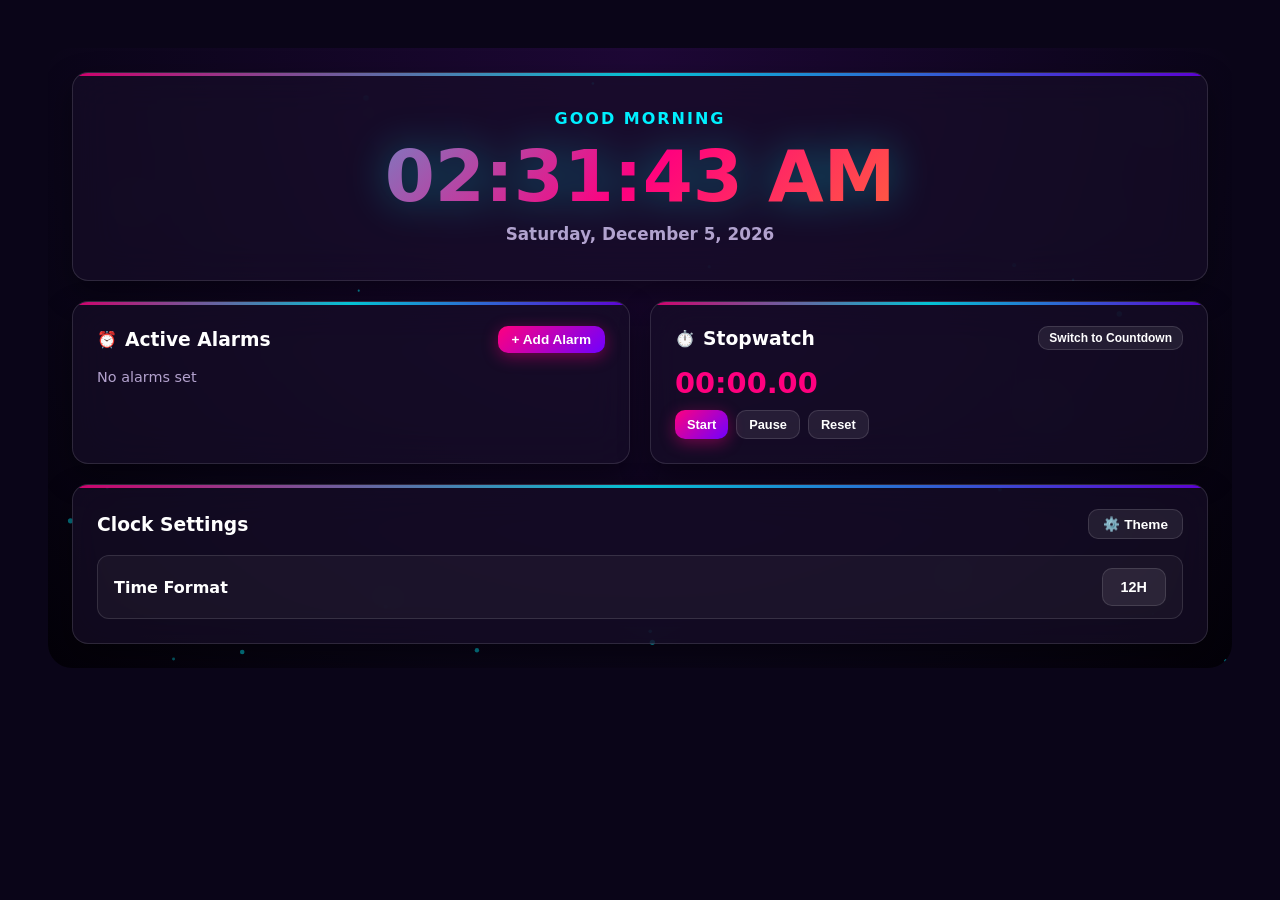
<file: chronodesk-component/index.html>
<!DOCTYPE html>
<html lang="en">
<head>
  <meta charset="UTF-8">
  <meta name="viewport" content="width=device-width, initial-scale=1.0">
  <title>ChronoDesk Component</title>

  <link rel="stylesheet" href="css/chronodesk-theme.css">
  <link rel="stylesheet" href="css/chronodesk-component.css">

  <style>
    /* DIRECT OVERRIDES TO PREVENT INTERCEPTION */
    canvas, .cd-canvas {
      pointer-events: none !important;
    }

    .cd-standalone-modal {
      position: fixed !important;
      top: 0 !important;
      left: 0 !important;
      width: 100vw !important;
      height: 100vh !important;
      background: rgba(0, 0, 0, 0.8) !important;
      display: flex !important;
      align-items: center !important;
      justify-content: center !important;
      z-index: 9999999 !important;
      pointer-events: auto !important;
    }

    .cd-standalone-modal.cd-hidden {
      display: none !important;
      pointer-events: none !important;
    }

    .cd-standalone-box {
      background: #130a24;
      padding: 24px;
      border-radius: 12px;
      width: 340px;
      border: 1px solid rgba(255, 255, 255, 0.2);
      box-shadow: 0 10px 30px rgba(0, 0, 0, 0.9);
      position: relative !important;
      z-index: 10000000 !important;
      pointer-events: auto !important;
    }

    .cd-save-btn {
      width: 100%;
      padding: 12px;
      background: linear-gradient(135deg, #e100ff, #7f00ff);
      color: #fff;
      border: none;
      border-radius: 8px;
      font-weight: bold;
      font-size: 1rem;
      cursor: pointer !important;
      position: relative !important;
      z-index: 10000001 !important;
      pointer-events: auto !important;
      user-select: none;
    }

    .cd-save-btn:active {
      transform: scale(0.98);
      opacity: 0.9;
    }

    /* MULTI-ALARM LIST STYLING */
    .cd-alarm-list-container {
      max-height: 140px;
      overflow-y: auto;
      margin-top: 10px;
      display: flex;
      flex-direction: column;
      gap: 6px;
    }

    .cd-alarm-item {
      display: flex;
      justify-content: space-between;
      align-items: center;
      background: rgba(255, 255, 255, 0.08);
      padding: 8px 12px;
      border-radius: 8px;
      font-size: 0.9rem;
      border: 1px solid rgba(255, 255, 255, 0.1);
    }

    .cd-delete-btn {
      background: rgba(255, 0, 80, 0.2);
      color: #ff4d6d;
      border: 1px solid rgba(255, 0, 80, 0.4);
      padding: 2px 8px;
      border-radius: 4px;
      cursor: pointer;
      font-size: 0.85rem;
      transition: background 0.2s;
    }

    .cd-delete-btn:hover {
      background: rgba(255, 0, 80, 0.5);
      color: #fff;
    }

    /* INPUT CONTROLS */
    .cd-num-input {
      width: 35%;
      padding: 10px;
      border-radius: 8px;
      background: rgba(255,255,255,0.12);
      color: #fff;
      border: 1px solid rgba(255,255,255,0.2);
      text-align: center;
      outline: none;
    }
  </style>
</head>
<body style="background: #0a0518; padding: 40px; font-family: sans-serif; color: #fff;">

  <div class="cd-widget-wrapper" id="chronodesk-container">
    <canvas class="cd-canvas"></canvas>

    <div class="cd-dashboard-grid">
      <!-- CLOCK CARD -->
      <section class="cd-card cd-clock-card">
        <div class="cd-greeting" id="cd-greeting">Good Afternoon</div>
        <div class="cd-clock-display" id="cd-clock">00:00:00</div>
        <div class="cd-date-display" id="cd-date-display">Loading date...</div>
      </section>

      <!-- ACTIVE ALARMS CARD -->
      <section class="cd-card">
        <div class="cd-card-header cd-space-between">
          <div style="display: flex; align-items: center; gap: 8px;">
            <span>⏰</span>
            <h3>Active Alarms</h3>
          </div>
          <button type="button" id="cd-add-alarm-btn" class="cd-btn cd-btn-primary" style="padding: 6px 14px; font-size: 0.85rem; cursor: pointer;">+ Add Alarm</button>
        </div>
        <div>
          <div id="cd-alarm-list" class="cd-alarm-list-container">
            <p class="cd-subtitle" id="cd-no-alarms-msg">No alarms set</p>
          </div>
        </div>
      </section>

      <!-- STOPWATCH & COUNTDOWN TIMER CARD -->
      <section class="cd-card">
        <div class="cd-card-header cd-space-between">
          <div style="display: flex; align-items: center; gap: 8px;">
            <span>⏱️</span>
            <h3 id="cd-timer-heading">Stopwatch</h3>
          </div>
          <button type="button" id="cd-timer-mode-btn" class="cd-btn cd-btn-secondary" style="padding: 4px 10px; font-size: 0.75rem; cursor: pointer;">Switch to Countdown</button>
        </div>
        <div>
          <p class="cd-next-alarm-status" id="cd-stopwatch-display" style="font-size: 1.8rem; font-variant-numeric: tabular-nums;">00:00.00</p>
          
          <!-- Countdown Time Inputs -->
          <div id="cd-countdown-inputs" style="display: none; gap: 8px; align-items: center; margin-top: 8px;">
            <input type="text" id="cd-cd-min" placeholder="MM" maxlength="2" value="05" class="cd-num-input" style="width: 45%; padding: 6px;" />
            <span style="font-weight: bold; color: #fff;">:</span>
            <input type="text" id="cd-cd-sec" placeholder="SS" maxlength="2" value="00" class="cd-num-input" style="width: 45%; padding: 6px;" />
            <button type="button" id="cd-set-cd-btn" class="cd-btn cd-btn-primary" style="padding: 6px 10px; font-size: 0.8rem; cursor: pointer;">Set</button>
          </div>

          <div style="display: flex; gap: 8px; margin-top: 10px;">
            <button type="button" id="cd-sw-start" class="cd-btn cd-btn-primary" style="padding: 6px 12px; font-size: 0.8rem; cursor: pointer;">Start</button>
            <button type="button" id="cd-sw-pause" class="cd-btn cd-btn-secondary" style="padding: 6px 12px; font-size: 0.8rem; cursor: pointer;">Pause</button>
            <button type="button" id="cd-sw-reset" class="cd-btn cd-btn-secondary" style="padding: 6px 12px; font-size: 0.8rem; cursor: pointer;">Reset</button>
          </div>
        </div>
      </section>

      <!-- CLOCK SETTINGS CARD -->
      <section class="cd-card" style="grid-column: span 2;">
        <div class="cd-card-header cd-space-between">
          <h3>Clock Settings</h3>
          <button type="button" id="cd-open-settings-btn" class="cd-btn cd-btn-secondary" style="padding: 6px 14px; font-size: 0.85rem; cursor: pointer;">⚙️ Theme</button>
        </div>
        <div class="cd-control-item">
          <span>Time Format</span>
          <button type="button" id="cd-format-toggle" class="cd-btn cd-btn-secondary" style="cursor: pointer;">12H</button>
        </div>
      </section>
    </div>
  </div>

  <!-- ALARM MODAL -->
<div id="cd-alarm-modal" class="cd-standalone-modal cd-hidden">
  <div class="cd-standalone-box">
    <div style="margin-bottom: 20px; display: flex; justify-content: space-between; align-items: center;">
      <h2 style="font-size: 1.25rem; color: #fff; margin: 0;">⏰ Set New Alarm</h2>
      <button type="button" id="cd-close-alarm-modal" style="background: transparent; border: none; color: #fff; font-size: 1.5rem; cursor: pointer;">&times;</button>
    </div>
    
    <div style="margin-bottom: 20px;">
      <label style="display: block; margin-bottom: 8px; font-weight: 700; font-size: 0.9rem; color: #fff;">Select Time</label>
      <div style="display: flex; gap: 8px; align-items: center;">
        <input type="text" id="cd-custom-alarm-hr" placeholder="09" maxlength="2" value="09" class="cd-num-input" />
        <span style="font-weight: bold; color: #fff;">:</span>
        <input type="text" id="cd-custom-alarm-min" placeholder="25" maxlength="2" value="25" class="cd-num-input" />
        <select id="cd-custom-alarm-ampm" style="width: 30%; padding: 10px; border-radius: 8px; background: rgba(255,255,255,0.12); color: #fff; border: 1px solid rgba(255,255,255,0.2); outline: none;">
          <option value="AM" style="background: #130a24;">AM</option>
          <option value="PM" selected style="background: #130a24;">PM</option>
        </select>
      </div>
    </div>

    <button type="button" id="cd-save-alarm-btn" class="cd-save-btn">Save Alarm</button>
  </div>
</div>
  <!-- THEME SETTINGS MODAL -->
  <div id="cd-settings-modal" class="cd-standalone-modal cd-hidden">
    <div class="cd-standalone-box">
      <div style="margin-bottom: 20px; display: flex; justify-content: space-between; align-items: center;">
        <h2 style="font-size: 1.25rem; color: #fff; margin: 0;">⚙️ Theme Settings</h2>
        <button type="button" id="cd-close-settings-modal" style="background: transparent; border: none; color: #fff; font-size: 1.5rem; cursor: pointer;">&times;</button>
      </div>
      
      <div style="margin-bottom: 20px;">
        <label style="display: block; margin-bottom: 8px; font-weight: 700; font-size: 0.9rem; color: #fff;">Theme Accent</label>
        <select id="cd-theme-select" style="width: 100%; padding: 10px; border-radius: 8px; background: rgba(255,255,255,0.12); color: #fff; border: 1px solid rgba(255,255,255,0.2); outline: none;">
          <option value="dark-neon" style="background: #130a24;">Dark Neon</option>
          <option value="cyber-amber" style="background: #130a24;">Cyber Amber</option>
          <option value="emerald-matrix" style="background: #130a24;">Emerald Matrix</option>
        </select>
      </div>

      <button type="button" id="cd-save-theme-btn" class="cd-save-btn">Apply Theme</button>
    </div>
  </div>

  <script type="module">
    import { ChronoDesk } from './js/chronodesk.js?v=12000';

    // Initialize ChronoDesk Instance
    window.chronoDeskApp = new ChronoDesk({
      target: '#chronodesk-container',
      theme: 'dark-neon',
      timeFormat: 12
    });

    // RENDER ACTIVE ALARM LIST
    function renderAlarmList() {
      const listEl = document.getElementById('cd-alarm-list');
      if (!listEl || !window.chronoDeskApp?.alarmEngine) return;

      const alarms = window.chronoDeskApp.alarmEngine.getAlarmsList(window.chronoDeskApp.timeFormat || 12);

      if (alarms.length === 0) {
        listEl.innerHTML = '<p class="cd-subtitle" id="cd-no-alarms-msg">No alarms set</p>';
        return;
      }

      listEl.innerHTML = alarms.map((alarm, index) => `
        <div class="cd-alarm-item">
          <span>🔔 ${alarm.formatted}</span>
          <button type="button" class="cd-delete-btn" data-index="${index}">🗑 Delete</button>
        </div>
      `).join('');
    }

    // INITIAL RENDER
    renderAlarmList();

    // TIMER STATE MANAGEMENT
    let timerMode = 'stopwatch'; // 'stopwatch' | 'countdown'
    let timerInterval = null;
    let totalMs = 0;

    function renderTimerDisplay() {
      const displayEl = document.getElementById('cd-stopwatch-display');
      if (!displayEl) return;
      const mins = Math.floor(totalMs / 60000);
      const secs = Math.floor((totalMs % 60000) / 1000);
      const ms = Math.floor((totalMs % 1000) / 10);
      displayEl.textContent = `${String(mins).padStart(2, '0')}:${String(secs).padStart(2, '0')}.${String(ms).padStart(2, '0')}`;
    }

    // GLOBAL EVENT DELEGATION
    document.addEventListener('click', (e) => {
      // 1. Open Add Alarm Modal
      if (e.target.closest('#cd-add-alarm-btn')) {
        e.preventDefault();
        document.getElementById('cd-alarm-modal')?.classList.remove('cd-hidden');
      }

      // 2. Close Add Alarm Modal
      if (e.target.closest('#cd-close-alarm-modal')) {
        e.preventDefault();
        document.getElementById('cd-alarm-modal')?.classList.add('cd-hidden');
      }

      

      // 3. Save Alarm Handler with Unique Input IDs
if (e.target.closest('#cd-save-alarm-btn')) {
  e.preventDefault();
  
  const hrEl = document.getElementById('cd-custom-alarm-hr');
  const minEl = document.getElementById('cd-custom-alarm-min');
  const ampmEl = document.getElementById('cd-custom-alarm-ampm');

  // Read values directly from inputs
  const hrVal = hrEl ? hrEl.value.trim() : '';
  const minVal = minEl ? minEl.value.trim() : '';
  const ampmVal = ampmEl ? ampmEl.value : 'PM';

  // Parse integer values
  const hrNum = parseInt(hrVal, 10);
  const minNum = parseInt(minVal, 10);

  // Range validation check
  if (isNaN(hrNum) || isNaN(minNum) || hrNum < 1 || hrNum > 12 || minNum < 0 || minNum > 59) {
    alert('Please enter a valid hour (1 to 12) and minute (0 to 59).');
    return;
  }

  // Format with leading zeros
  const paddedHr = String(hrNum).padStart(2, '0');
  const paddedMin = String(minNum).padStart(2, '0');

  // Add to ChronoDesk engine
  if (window.chronoDeskApp?.alarmEngine) {
    window.chronoDeskApp.alarmEngine.addAlarm12H(paddedHr, paddedMin, ampmVal);
    renderAlarmList();
  }

  // Hide Modal
  document.getElementById('cd-alarm-modal')?.classList.add('cd-hidden');
}
      // 4. Delete Alarm Item
      const deleteBtn = e.target.closest('.cd-delete-btn');
      if (deleteBtn) {
        e.preventDefault();
        const index = parseInt(deleteBtn.getAttribute('data-index'), 10);
        window.chronoDeskApp.alarmEngine.deleteAlarm(index);
        renderAlarmList();
      }

      // 5. Open / Close Theme Settings Modal
      if (e.target.closest('#cd-open-settings-btn')) {
        e.preventDefault();
        document.getElementById('cd-settings-modal')?.classList.remove('cd-hidden');
      }

      if (e.target.closest('#cd-close-settings-modal')) {
        e.preventDefault();
        document.getElementById('cd-settings-modal')?.classList.add('cd-hidden');
      }

      if (e.target.closest('#cd-save-theme-btn')) {
        e.preventDefault();
        const themeSelect = document.getElementById('cd-theme-select');
        if (themeSelect && window.chronoDeskApp) {
          window.chronoDeskApp.theme = themeSelect.value;
          document.getElementById('chronodesk-container')?.setAttribute('data-cd-theme', themeSelect.value);
        }
        document.getElementById('cd-settings-modal')?.classList.add('cd-hidden');
      }

      // 6. Toggle Stopwatch / Countdown Mode
      if (e.target.closest('#cd-timer-mode-btn')) {
        e.preventDefault();
        clearInterval(timerInterval);
        timerInterval = null;
        
        const headingEl = document.getElementById('cd-timer-heading');
        const modeBtn = document.getElementById('cd-timer-mode-btn');
        const inputsEl = document.getElementById('cd-countdown-inputs');

        if (timerMode === 'stopwatch') {
          timerMode = 'countdown';
          if (headingEl) headingEl.textContent = 'Countdown';
          if (modeBtn) modeBtn.textContent = 'Switch to Stopwatch';
          if (inputsEl) inputsEl.style.display = 'flex';
          totalMs = (5 * 60) * 1000; // Default 5 mins
        } else {
          timerMode = 'stopwatch';
          if (headingEl) headingEl.textContent = 'Stopwatch';
          if (modeBtn) modeBtn.textContent = 'Switch to Countdown';
          if (inputsEl) inputsEl.style.display = 'none';
          totalMs = 0;
        }
        renderTimerDisplay();
      }

      // 7. Set Countdown Time
      if (e.target.closest('#cd-set-cd-btn')) {
        e.preventDefault();
        const m = parseInt(document.getElementById('cd-cd-min')?.value, 10) || 0;
        const s = parseInt(document.getElementById('cd-cd-sec')?.value, 10) || 0;
        totalMs = ((m * 60) + s) * 1000;
        renderTimerDisplay();
      }

      // 8. Start Timer / Stopwatch
      if (e.target.closest('#cd-sw-start')) {
        e.preventDefault();
        if (timerInterval) return;

        const step = 10;
        timerInterval = setInterval(() => {
          if (timerMode === 'stopwatch') {
            totalMs += step;
          } else {
            totalMs -= step;
            if (totalMs <= 0) {
              totalMs = 0;
              clearInterval(timerInterval);
              timerInterval = null;
              alert('⏰ Countdown Timer Finished!');
            }
          }
          renderTimerDisplay();
        }, step);
      }

      // 9. Pause Timer / Stopwatch
      if (e.target.closest('#cd-sw-pause')) {
        e.preventDefault();
        clearInterval(timerInterval);
        timerInterval = null;
      }

      // 10. Reset Timer / Stopwatch
      if (e.target.closest('#cd-sw-reset')) {
        e.preventDefault();
        clearInterval(timerInterval);
        timerInterval = null;
        totalMs = timerMode === 'countdown' ? 300000 : 0;
        renderTimerDisplay();
      }
    });
  </script>
</body>
</html>
</file>
<file: chronodesk-component/css/chronodesk-theme.css>
:root {
  --cd-font-main: 'Plus Jakarta Sans', system-ui, -apple-system, sans-serif;
  --cd-bg-gradient: radial-gradient(circle at 50% 0%, #1e0836 0%, #0a0518 70%, #030108 100%);
  --cd-card-bg: rgba(23, 15, 41, 0.65);
  --cd-card-border: rgba(255, 255, 255, 0.12);
  --cd-text-primary: #ffffff;
  --cd-text-secondary: #b3a2ce;
  --cd-accent-cyan: #00f0ff;
  --cd-accent-pink: #ff007f;
  --cd-accent-purple: #7000ff;
  --cd-accent-yellow: #ffb700;
  --cd-clock-gradient: linear-gradient(135deg, #00f0ff 0%, #ff007f 50%, #ffb700 100%);
  --cd-clock-glow: rgba(0, 240, 255, 0.35);
  --cd-card-glow-top: linear-gradient(90deg, #ff007f, #00f0ff, #7000ff);
  --cd-btn-primary-bg: linear-gradient(135deg, #ff007f 0%, #7000ff 100%);
  --cd-btn-primary-glow: rgba(255, 0, 127, 0.4);
}

[data-cd-theme="cyber-amber"] {
  --cd-bg-gradient: radial-gradient(circle at 50% 0%, #3a1a00 0%, #120800 70%, #050200 100%);
  --cd-card-bg: rgba(35, 20, 5, 0.65);
  --cd-clock-gradient: linear-gradient(135deg, #ffb700 0%, #ff5500 50%, #ff0055 100%);
  --cd-clock-glow: rgba(255, 183, 0, 0.4);
  --cd-card-glow-top: linear-gradient(90deg, #ffb700, #ff5500, #ff0055);
  --cd-btn-primary-bg: linear-gradient(135deg, #ffb700 0%, #ff5500 100%);
  --cd-btn-primary-glow: rgba(255, 183, 0, 0.4);
  --cd-accent-cyan: #ffb700;
}

[data-cd-theme="emerald-matrix"] {
  --cd-bg-gradient: radial-gradient(circle at 50% 0%, #003820 0%, #01140b 70%, #000804 100%);
  --cd-card-bg: rgba(6, 32, 19, 0.65);
  --cd-clock-gradient: linear-gradient(135deg, #00ff88 0%, #00f0ff 50%, #00a8ff 100%);
  --cd-clock-glow: rgba(0, 255, 136, 0.4);
  --cd-card-glow-top: linear-gradient(90deg, #00ff88, #00f0ff, #00a8ff);
  --cd-btn-primary-bg: linear-gradient(135deg, #00ff88 0%, #00b359 100%);
  --cd-btn-primary-glow: rgba(0, 255, 136, 0.4);
  --cd-accent-cyan: #00ff88;
}
</file>
<file: chronodesk-component/css/chronodesk-component.css>
.cd-widget-wrapper {
  background: var(--cd-bg-gradient);
  color: var(--cd-text-primary);
  font-family: var(--cd-font-main);
  padding: 24px;
  border-radius: 24px;
  position: relative;
  overflow: hidden;
  box-sizing: border-box;
}

.cd-widget-wrapper * {
  box-sizing: border-box;
  margin: 0;
  padding: 0;
}

.cd-canvas {
  position: absolute;
  top: 0; left: 0;
  width: 100%; height: 100%;
  z-index: 0;
  pointer-events: none;
}

.cd-dashboard-grid {
  position: relative;
  z-index: 1;
  display: grid;
  grid-template-columns: repeat(2, 1fr);
  gap: 20px;
}

.cd-card {
  position: relative;
  background: var(--cd-card-bg);
  border: 1px solid var(--cd-card-border);
  backdrop-filter: blur(20px);
  -webkit-backdrop-filter: blur(20px);
  border-radius: 16px;
  padding: 24px;
  box-shadow: 0 12px 30px rgba(0, 0, 0, 0.4);
  overflow: hidden;
}

.cd-card::before {
  content: '';
  position: absolute;
  top: 0; left: 0; right: 0;
  height: 3px;
  background: var(--cd-card-glow-top);
  opacity: 0.8;
}

.cd-clock-card {
  grid-column: span 2;
  text-align: center;
  padding: 36px 20px;
}

.cd-greeting {
  font-size: 1rem;
  font-weight: 700;
  color: var(--cd-accent-cyan);
  text-transform: uppercase;
  letter-spacing: 2px;
  margin-bottom: 6px;
}

.cd-clock-display {
  font-size: 4.5rem;
  font-weight: 800;
  background: var(--cd-clock-gradient);
  -webkit-background-clip: text;
  background-clip: text;
  -webkit-text-fill-color: transparent;
  filter: drop-shadow(0 0 20px var(--cd-clock-glow));
  margin: 6px 0;
  font-variant-numeric: tabular-nums;
}

.cd-date-display {
  font-size: 1.05rem;
  font-weight: 600;
  color: var(--cd-text-secondary);
}

.cd-card-header {
  display: flex;
  align-items: center;
  gap: 10px;
  margin-bottom: 16px;
}

.cd-card-header.cd-space-between {
  justify-content: space-between;
}

.cd-next-alarm-status {
  font-size: 1.5rem;
  font-weight: 800;
  color: var(--cd-accent-pink);
  margin-bottom: 4px;
}

.cd-subtitle {
  color: var(--cd-text-secondary);
  font-size: 0.9rem;
}

.cd-btn {
  padding: 10px 18px;
  border-radius: 10px;
  border: none;
  font-weight: 700;
  font-size: 0.9rem;
  cursor: pointer;
  transition: transform 0.2s ease, box-shadow 0.2s ease;
}

.cd-btn-primary {
  background: var(--cd-btn-primary-bg);
  color: #ffffff;
  box-shadow: 0 4px 16px var(--cd-btn-primary-glow);
}

.cd-btn-primary:hover {
  transform: translateY(-2px);
}

.cd-btn-secondary {
  background: rgba(255, 255, 255, 0.08);
  color: #ffffff;
  border: 1px solid var(--cd-card-border);
}

.cd-control-item {
  display: flex;
  justify-content: space-between;
  align-items: center;
  padding: 12px 16px;
  background: rgba(255, 255, 255, 0.04);
  border: 1px solid var(--cd-card-border);
  border-radius: 12px;
  font-weight: 600;
}

.cd-modal {
  position: fixed;
  top: 0; left: 0;
  width: 100vw; height: 100vh;
  background: rgba(5, 2, 12, 0.85);
  backdrop-filter: blur(10px);
  -webkit-backdrop-filter: blur(10px);
  display: flex;
  align-items: center;
  justify-content: center;
  z-index: 9999;
}

.cd-modal.cd-hidden {
  display: none !important;
}

.cd-modal-content {
  background: #130a24;
  border: 1px solid var(--cd-card-border);
  padding: 28px;
  border-radius: 20px;
  width: 90%;
  max-width: 440px;
  color: var(--cd-text-primary);
}

@media (max-width: 768px) {
  .cd-dashboard-grid { grid-template-columns: 1fr; }
  .cd-clock-card { grid-column: span 1; }
  .cd-clock-display { font-size: 3.2rem; }
}
/* Modal Overlay & Click Fixes */
.cd-modal {
  position: fixed;
  top: 0;
  left: 0;
  width: 100vw;
  height: 100vh;
  background: rgba(0, 0, 0, 0.7);
  display: flex;
  align-items: center;
  justify-content: center;
  z-index: 9999;
  opacity: 1;
  pointer-events: auto;
  transition: opacity 0.2s ease, visibility 0.2s ease;
}

.cd-modal.cd-hidden {
  opacity: 0;
  visibility: hidden;
  pointer-events: none;
}

.cd-modal-content {
  background: #130a24;
  border: 1px solid rgba(255, 255, 255, 0.2);
  border-radius: 12px;
  padding: 24px;
  width: 100%;
  max-width: 400px;
  box-shadow: 0 10px 30px rgba(0, 0, 0, 0.5);
  position: relative;
  z-index: 10000;
  pointer-events: auto;
}

.cd-btn {
  position: relative;
  z-index: 10001;
  pointer-events: auto;
}
/* Prevent canvas background from blocking clicks */
.cd-canvas {
  pointer-events: none !important;
}

/* Ensure modal overlay and save button capture clicks */
#cd-alarm-modal {
  position: fixed !important;
  inset: 0 !important;
  z-index: 999999 !important;
  pointer-events: auto !important;
  display: flex;
  align-items: center;
  justify-content: center;
}

#cd-alarm-modal.cd-hidden {
  display: none !important;
}

#cd-save-alarm-btn {
  position: relative !important;
  z-index: 1000000 !important;
  pointer-events: auto !important;
  cursor: pointer !important;
}
</file>
